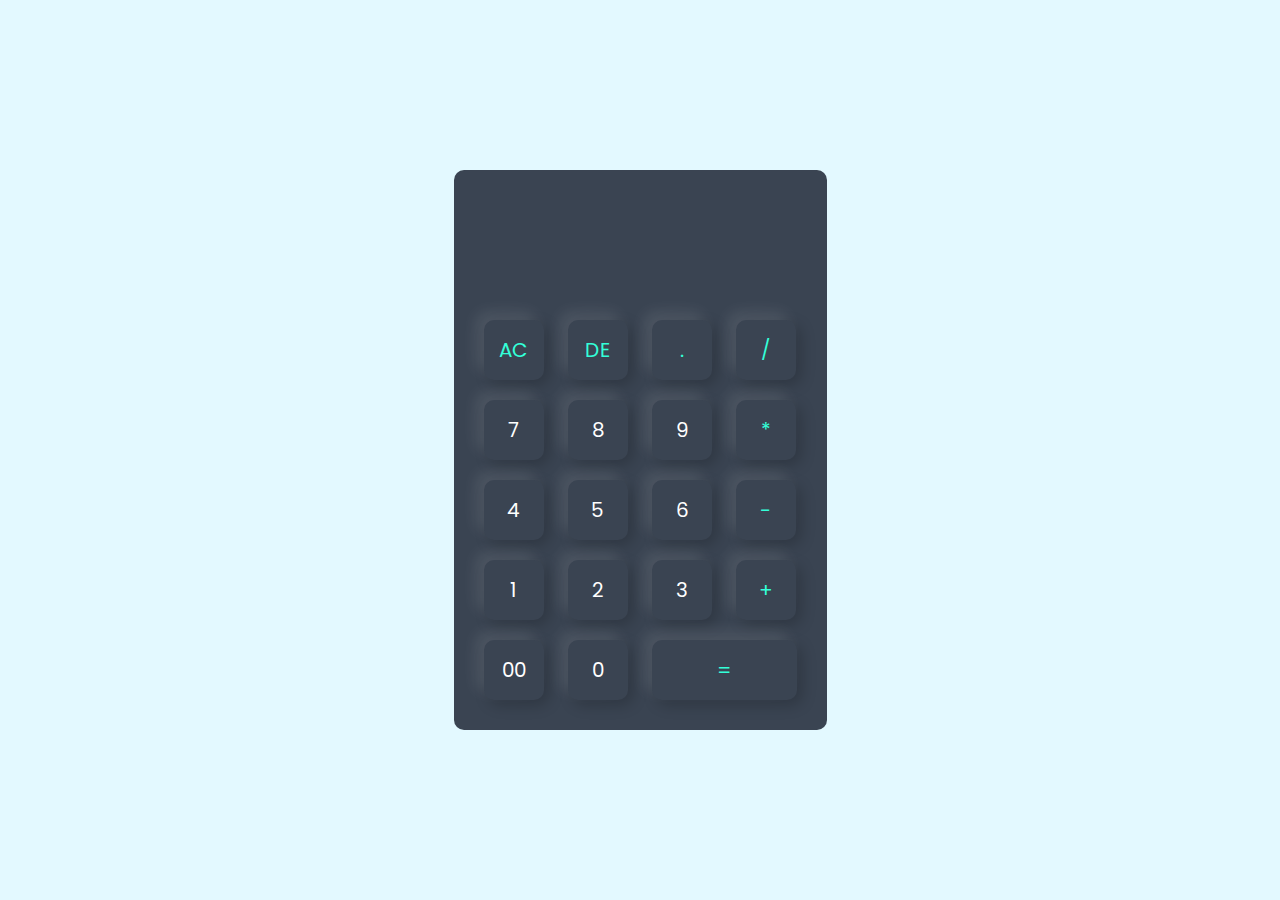
<file: Calculator JS Project/index.html>
<!DOCTYPE html>
<html lang="en">
<head>
    <meta charset="UTF-8">
    <meta name="viewport" content="width=device-width, initial-scale=1.0">
    <title>Calculator Using Javascript</title>
    <link rel="stylesheet" href="style.css">
</head>
<body>
    <div class="container">
        <div class="calculator">
            <form action="">
                <div class="display">
                    <input type="text" name="display">
                </div>
                <div>
                    <input type="button" value="AC" onclick="display.value ='' " class="operator">
                    <input type="button" value="DE" onclick="display.value = display.value.toString().slice(0,-1 ) " class="operator">
                    <input type="button" value="." onclick="display.value +='.' " class="operator">
                    <input type="button" value="/" onclick="display.value +='/' " class="operator">
                </div>
                <div>
                    <input type="button" value="7" onclick="display.value +='7' ">
                    <input type="button" value="8" onclick="display.value +='8' ">
                    <input type="button" value="9" onclick="display.value +='9' ">
                    <input type="button" value="*" onclick="display.value +='*' " class="operator">
                </div>
                <div>
                    <input type="button" value="4" onclick="display.value +='4' ">
                    <input type="button" value="5" onclick="display.value +='5' ">
                    <input type="button" value="6" onclick="display.value +='6' ">
                    <input type="button" value="-" onclick="display.value +='-' " class="operator">
                </div>
                <div>
                    <input type="button" value="1" onclick="display.value +='1' ">
                    <input type="button" value="2" onclick="display.value +='2' ">
                    <input type="button" value="3" onclick="display.value +='3' ">
                    <input type="button" value="+" onclick="display.value +='+' " class="operator">
                </div>
                <div>
                    <input type="button" value="00" onclick="display.value +='00' ">
                    <input type="button" value="0" onclick="display.value +='0' ">
                    <input type="button" value="=" onclick="display.value=eval(display.value)" class="equal operator">
                </div>
            </form>
        </div>
    </div>
</body>
</html>
</file>
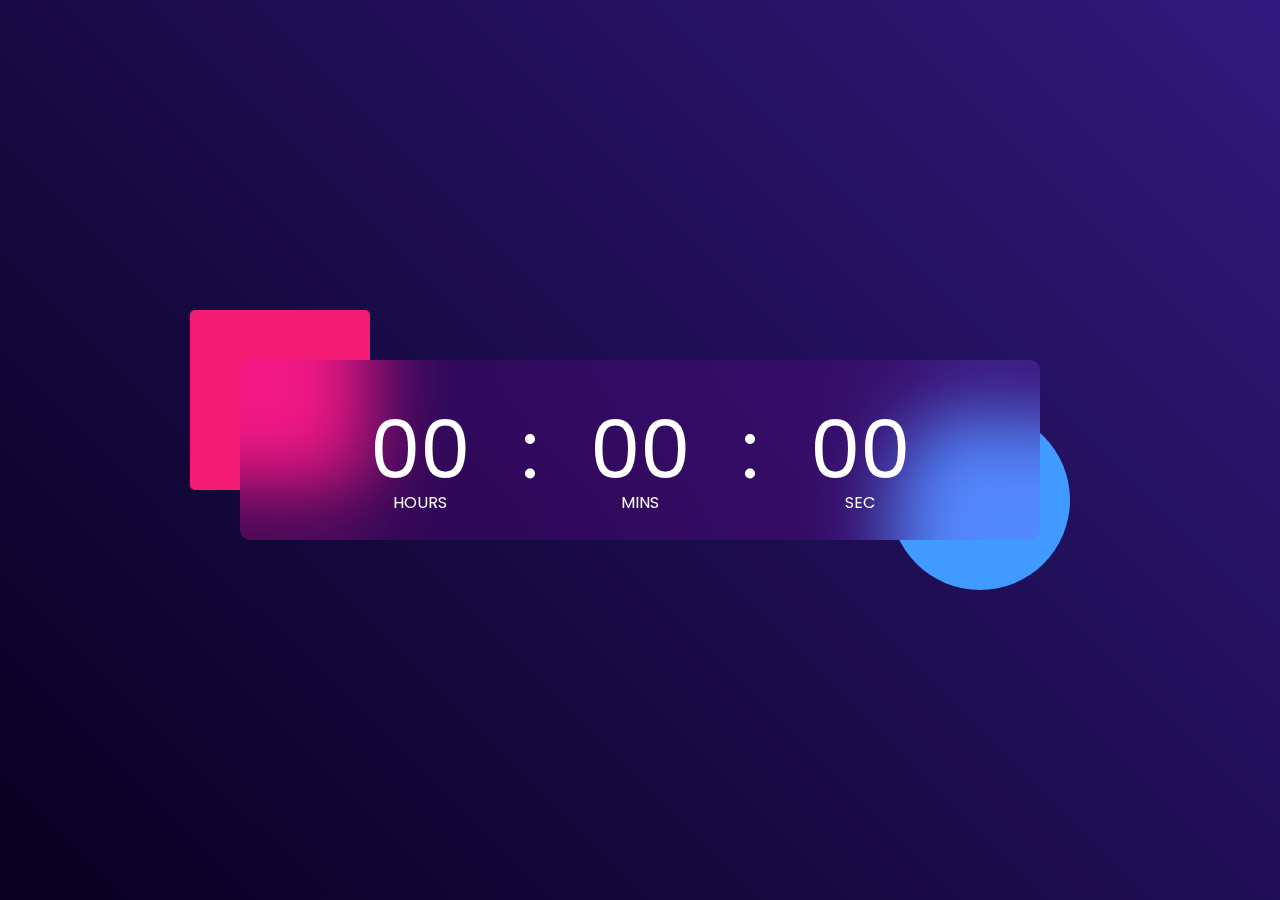
<file: Digital Clock JS Project/index.html>
<!DOCTYPE html>
<html lang="en">

<head>
    <meta charset="UTF-8">
    <meta name="viewport" content="width=device-width, initial-scale=1.0">
    <title>Digital Clock</title>
    <link rel="stylesheet" href="./style.css">
</head>

<body>
    <div class="hero">
        <div class="container">
            <div class="clock">
                <span id="hrs">00</span>
                <span>:</span>
                <span id="min">00</span>
                <span>:</span>
                <span id="sec">00</span>
            </div>
        </div>
    </div>

    <script>
        let hrs = document.getElementById("hrs");
        let min = document.getElementById("min");
        let sec = document.getElementById("sec");

        setInterval(() => {
            let currentTime = new Date();
            hrs.innerHTML = (currentTime.getHours() < 10 ? "0" : "") + currentTime.getHours();
            min.innerHTML = (currentTime.getMinutes() < 10 ? "0" : "") + currentTime.getMinutes();
            sec.innerHTML = (currentTime.getSeconds() < 10 ? "0" : "") + currentTime.getSeconds();

        }, 1000)

    </script>
</body>

</html>
</file>
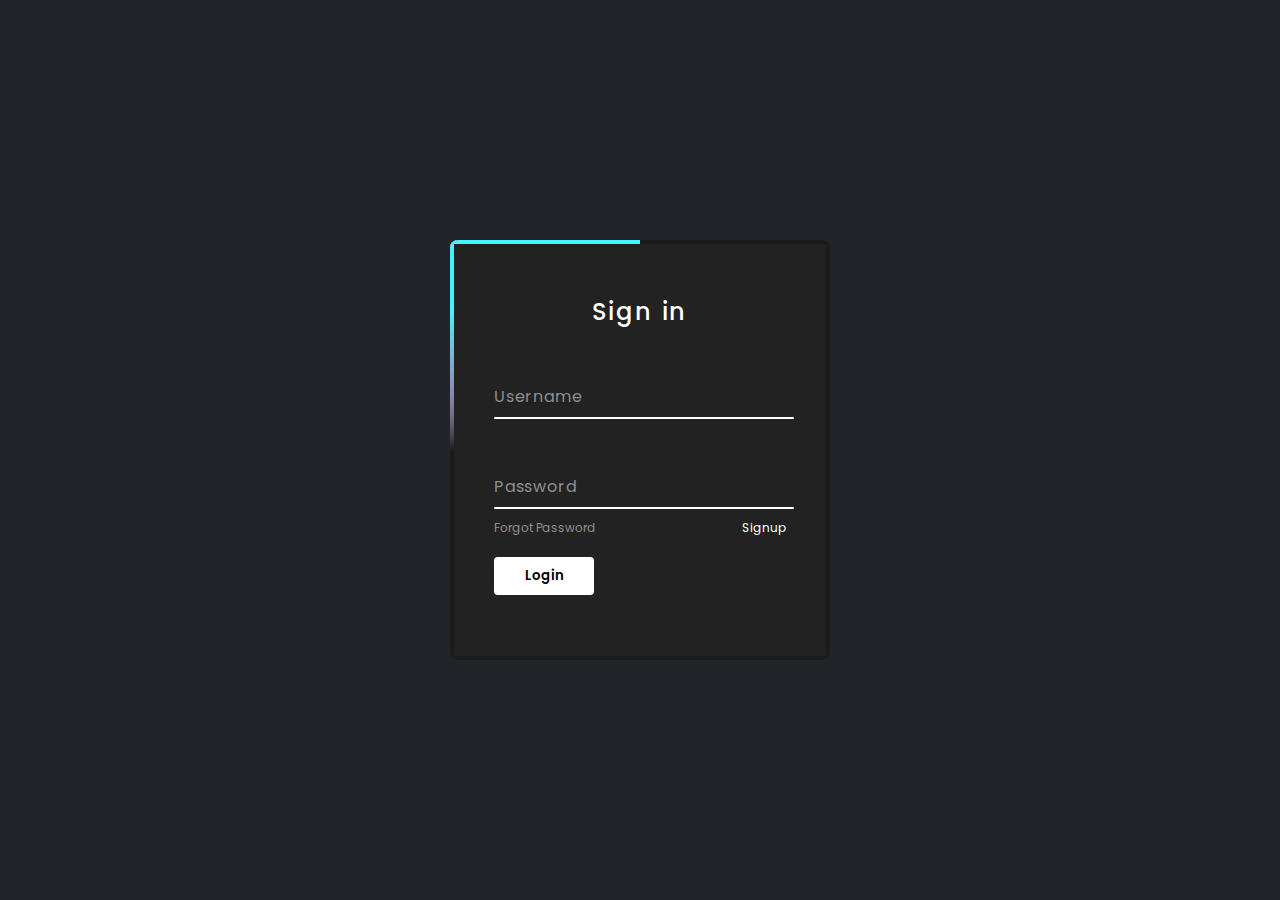
<file: LoginPagewithAnimation/index.html>
<!DOCTYPE html>
<html lang="en">
<head>
    <meta charset="UTF-8">
    <meta name="viewport" content="width=device-width, initial-scale=1.0">
    <title>Document</title>
    <link rel="stylesheet" href="style.css">
</head>
<body>
    <div class="box">
        <span class="borderline"></span>
        <form action="php">
            <h2>Sign in</h2>
            <div class="inputbox">
                <input type="text" required="required">
                <span>Username</span>
                <i></i>
            </div>
            <div class="inputbox">
                <input type="password" required="required">
                <span>Password</span>
                <i></i>
            </div>
            <div class="links">
                <a href="#">Forgot Password</a>
                <a href="#">Signup</a>
            </div>
            <input type="submit" value="Login">
        </form>
    </div>
</body>
</html>
</file>
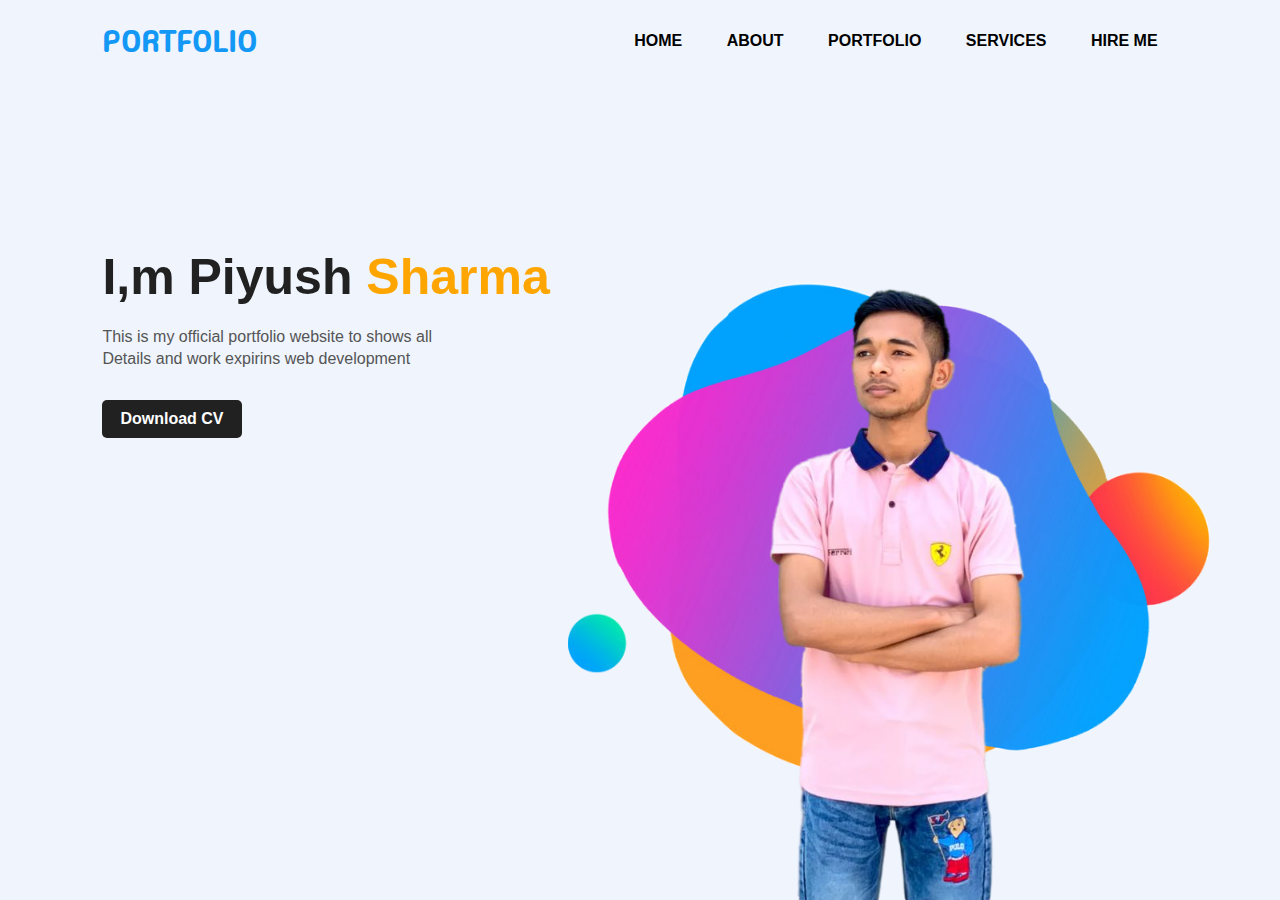
<file: portfolio/index.html>
<!DOCTYPE html>
<html lang="en">
<head>
    <meta charset="UTF-8">
    <meta name="viewport" content="width=device-width, initial-scale=1.0">
    <title>Personal Portfolio Website</title>
    <link rel="stylesheet" href="style.css">
</head>
<body>
    <div class="hero">
        <nav>
            <p class="logo">PORTFOLIO</p>
            <ul>
                <li><a href="">HOME</a></li>
                <li><a href="">ABOUT</a></li>
                <li><a href="">PORTFOLIO</a></li>
                <li><a href="">SERVICES</a></li>
                <li><a href="">HIRE ME</a></li>
            </ul>
        </nav>
        <div class="detel">
            <h1>I,m Piyush <span>Sharma</span></h1>
            <p>This is my official portfolio website to shows all <br>Details and work expirins web development</p>
            <a href="">Download CV</a>
        </div>
        <div class="images">
            <!-- <img src="https://usercontent.one/wp/www.norderbergs.com/wp-content/uploads/2020/09/background-shapes-png-1-Images-PNG-Transparent.png" alt=""
            class="shape"> -->
            <!-- <img src="https://img.pikbest.com/png-images/qiantu/colorful-purple-blue-flat-gradient-e-commerce-irregular-shape-free-png_2604505.png!sw800" alt=""
            class="shape"> -->
            <img src="img-background (1).png" alt=""
            class="shape">
            <img src="me.png" alt="" class="boy">
        </div>
    </div>
</body>
</html>
</file>
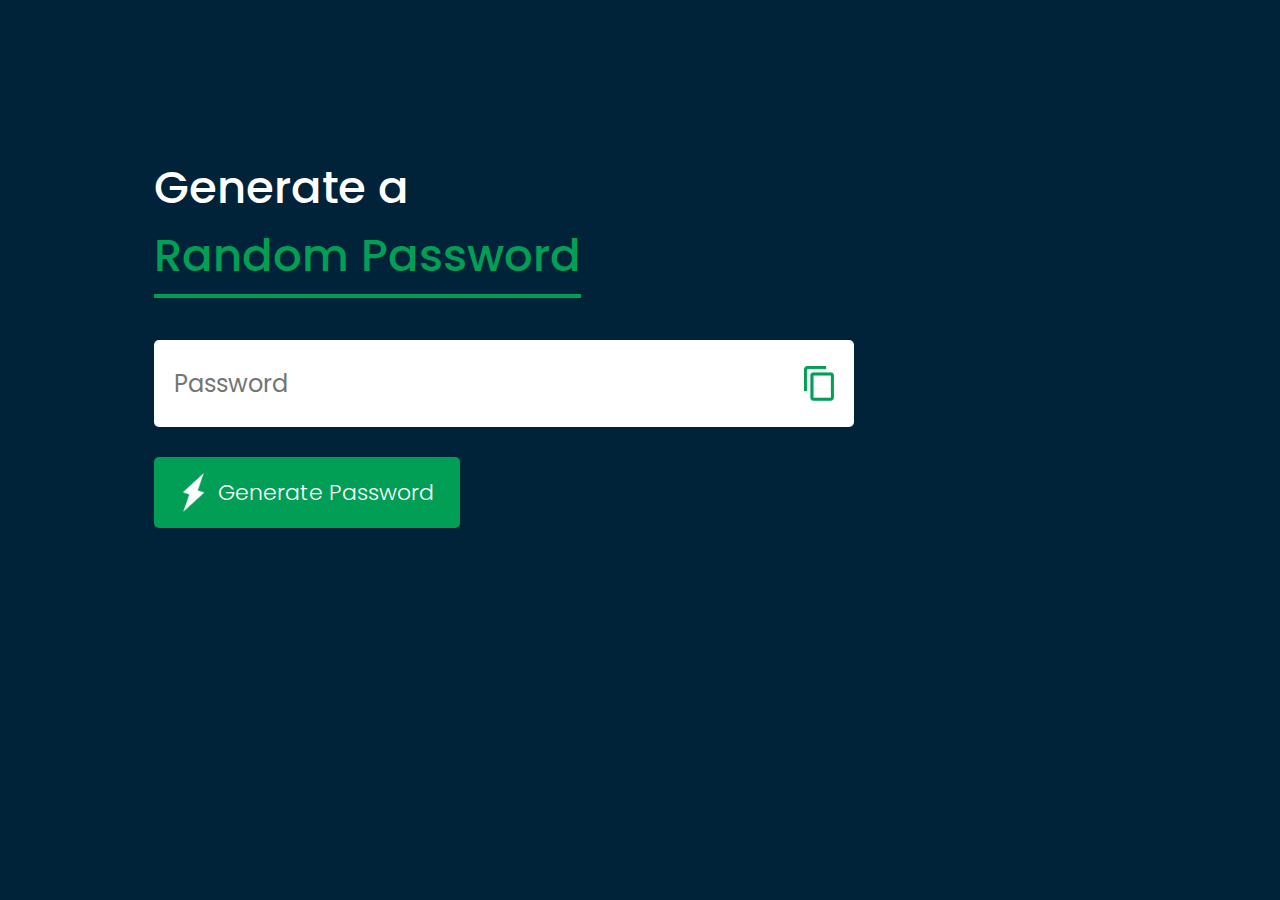
<file: Random_Password_Generator/index.html>
<!DOCTYPE html>
<html lang="en">

<head>
    <meta charset="UTF-8">
    <meta name="viewport" content="width=device-width, initial-scale=1.0">
    <title>Random Password Generator</title>
    <link rel="shortcut icon" href="./images/favicon.png" type="image/x-icon">
    <link rel="stylesheet" href="style.css">
</head>
<body>
    <div class="container">
        <h1>Generate a<br><span>Random Password</span></h1>
        <div class="display">
            <input type="text" id="password" placeholder="Password">
            <img src="./images/copy.png" onclick="copyPassword()">
        </div>
        <button onclick="createPassword()"><img src="./images/generate.png" >Generate Password</button>
    </div>
    <script>
        const passwordBox=document.getElementById("password");
        const length =12;

        const upperCase = "ABCDEFGHIJKLMNOPQRSTUVWXYZ";
        const lowerCase = "abcdefghijklmnopqrstuvwxyz";
        const number = "0123456789";
        const symbol = "@#$%^&*()_+|{}[]></-=";

        const allChars = upperCase+lowerCase+number+symbol;

        function createPassword(){
            let password = "";
            password += upperCase[Math.floor(Math.random() * upperCase.length)];
            password += lowerCase[Math.floor(Math.random() * lowerCase.length)];
            password += number[Math.floor(Math.random() * number.length)];
            password += symbol[Math.floor(Math.random() * symbol.length)];

            while(length > password.length){
                password += allChars[Math.floor(Math.random() * allChars.length)];
            }
            passwordBox.value =password;
        }

        function copyPassword(){
            passwordBox.select();
            document.execCommand("copy");
        }

    </script>
</body>
</html>
</file>
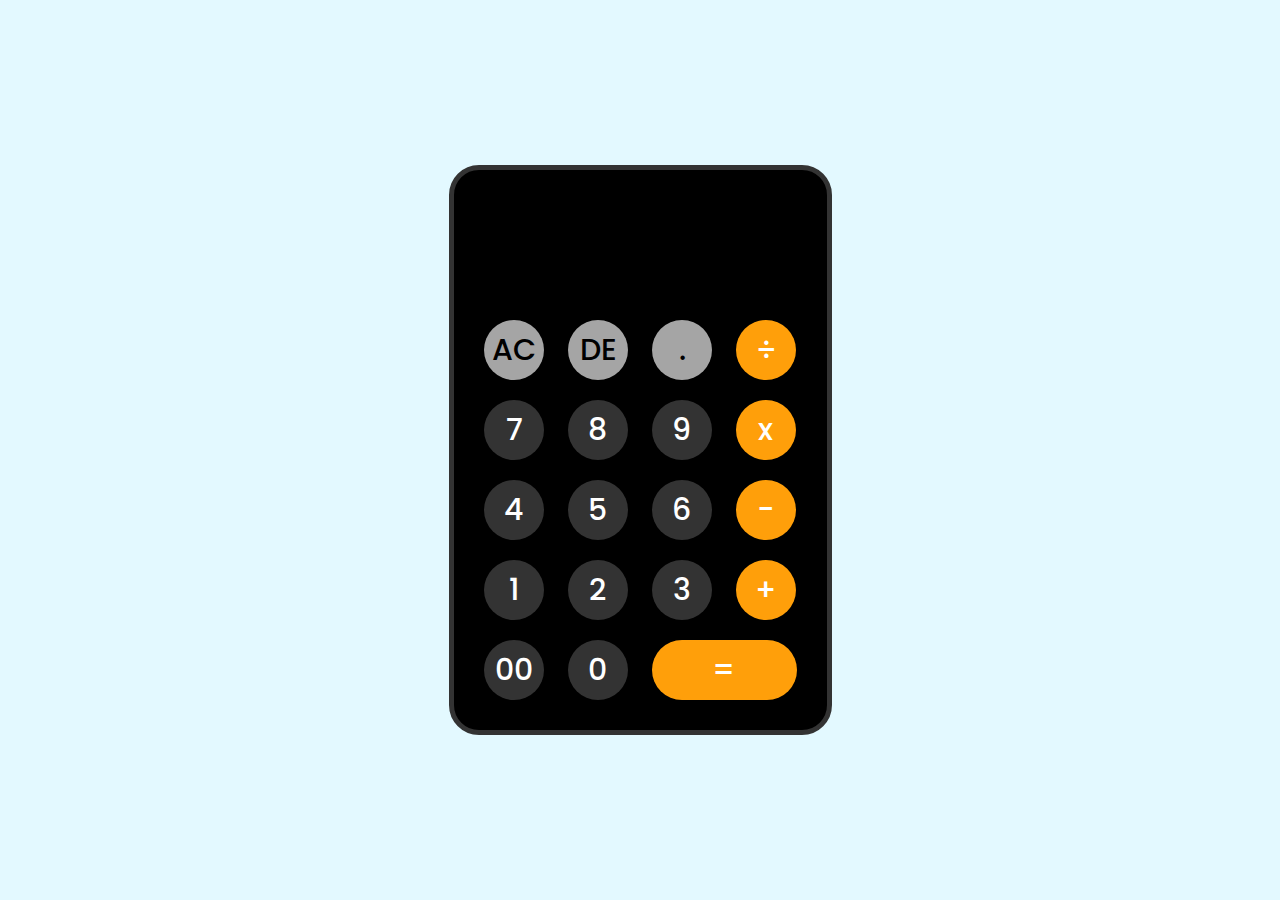
<file: Calculator JS Project/ios.html>
<!DOCTYPE html>
<html lang="en">
<head>
    <meta charset="UTF-8">
    <meta name="viewport" content="width=device-width, initial-scale=1.0">
    <title>Calculator Using Javascript</title>
    <!-- <link rel="stylesheet" href="style.css"> -->
    <style>
        @import url('https://fonts.googleapis.com/css2?family=Poppins:ital,wght@0,100;0,200;0,300;0,400;0,500;0,600;0,700;0,800;0,900;1,100;1,200;1,300;1,400;1,500;1,600;1,700;1,800;1,900&display=swap');
        *{
            margin: 0;padding: 0;
            font-family: 'poppins',sans-serif;
            box-sizing: border-box;
        }
        .container{
            width: 100%;
            height: 100vh;
            background: #e3f9ff;
            display: flex;
            align-items: center;
            justify-content: center;
        }
        .calculator{
            background: black;
            padding: 20px;
            border-radius: 30px;
            border: 5px solid#333333;
        }
        .calculator form input{
            border: 0;
            outline: 0;
            width: 60px;
            height: 60px;
            border-radius: 50px;
            /* box-shadow: -8px -8px 15px rgba(255,255,255,0.1), 5px 5px 15px rgba(0,0,0,0.2); */
            background: transparent;
            font-size: 30px;
            color: #fff;
            cursor: pointer;
            background-color: #333333;
            margin: 10px;
            font-weight: 500;
        }
        form .display{
            display: flex;
            justify-content: flex-end;
            margin: 20px 0;
        }
        form .display input{
            background: black;
            text-align: right;
            flex: 1;
            border-radius: 0%;
            font-size: 45px;
            box-shadow: none;
        }
        form input.equal{
            width: 145px;
        }
        form input.operator{
            color: #fff;
            background-color: #ff9f0a;
        }
        form input.bl{
            color: black;
        }
        form input.clr{
            background: #a5a5a5;
        }
        @media only screen and (max-width: 400px) {
            .calculator form input {
            border: 0;
            outline: 0;
            width: 60px;
            height: 60px;
            font-size: 25px;
            margin: 5px;

        }
        form input.equal {
            width: 125px;
        }
        
        }
    </style>
</head>
<body>
    <div class="container">
        <div class="calculator">
            <form action="">
                <div class="display">
                    <input type="text" name="display">
                </div>
                <div>
                    <input type="button" value="AC" onclick="display.value ='' " class="operator bl clr">
                    <input type="button" value="DE" onclick="display.value = display.value.toString().slice(0,-1 ) " class="operator bl clr">
                    <input type="button" value="." onclick="display.value +='.' " class="operator bl clr">
                    <input type="button" value="&#247" onclick="display.value +='/' " class="operator">
                </div>
                <div>
                    <input type="button" value="7" onclick="display.value +='7' ">
                    <input type="button" value="8" onclick="display.value +='8' ">
                    <input type="button" value="9" onclick="display.value +='9' ">
                    <input type="button" value="x" onclick="display.value +='*' " class="operator">
                </div>
                <div>
                    <input type="button" value="4" onclick="display.value +='4' ">
                    <input type="button" value="5" onclick="display.value +='5' ">
                    <input type="button" value="6" onclick="display.value +='6' ">
                    <input type="button" value="-" onclick="display.value +='-' " class="operator">
                </div>
                <div>
                    <input type="button" value="1" onclick="display.value +='1' ">
                    <input type="button" value="2" onclick="display.value +='2' ">
                    <input type="button" value="3" onclick="display.value +='3' ">
                    <input type="button" value="+" onclick="display.value +='+' " class="operator">
                </div>
                <div>
                    <input type="button" value="00" onclick="display.value +='00' ">
                    <input type="button" value="0" onclick="display.value +='0' ">
                    <input type="button" value="=" onclick="display.value=eval(display.value)" class="equal operator">
                </div>
            </form>
        </div>
    </div>
</body>
</html>
</file>
<file: Calculator JS Project/style.css>
@import url('https://fonts.googleapis.com/css2?family=Poppins:ital,wght@0,100;0,200;0,300;0,400;0,500;0,600;0,700;0,800;0,900;1,100;1,200;1,300;1,400;1,500;1,600;1,700;1,800;1,900&display=swap');
        *{
            margin: 0;padding: 0;
            font-family: 'poppins',sans-serif;
            box-sizing: border-box;
        }
        .container{
            width: 100%;
            height: 100vh;
            background: #e3f9ff;
            display: flex;
            align-items: center;
            justify-content: center;
        }
        .calculator{
            background: #3a4452;
            padding: 20px;
            border-radius: 10px;
        }
        .calculator form input{
            border: 0;
            outline: 0;
            width: 60px;
            height: 60px;
            border-radius: 10px;
            box-shadow: -8px -8px 15px rgba(255,255,255,0.1), 5px 5px 15px rgba(0,0,0,0.2);
            background: transparent;
            font-size: 20px;
            color: #fff;
            cursor: pointer;
            margin: 10px;
        }
        form .display{
            display: flex;
            justify-content: flex-end;
            margin: 20px 0;
        }
        form .display input{
            text-align: right;
            flex: 1;
            font-size: 45px;
            box-shadow: none;
        }
        form input.equal{
            width: 145px;
        }
        form input.operator{
            color: #33ffd8;
        }
       @media only screen and (max-width: 400px) {
            .calculator form input {
            border: 0;
            outline: 0;
            width: 60px;
            height: 60px;
            font-size: 25px;
            margin: 5px;

        }
        form input.equal {
            width: 125px;
        }
        
        }
</file>
<file: Digital Clock JS Project/style.css>
@import url('https://fonts.googleapis.com/css2?family=Poppins:ital,wght@0,100;0,200;0,300;0,400;0,500;0,600;0,700;0,800;0,900;1,100;1,200;1,300;1,400;1,500;1,600;1,700;1,800;1,900&display=swap');
        * {
            margin: 0;
            padding: 0;
            font-family: 'poppins', sans-serif;
            box-sizing: border-box;
        }

        .hero {
            width: 100%;
            min-height: 100vh;
            background: linear-gradient(45deg, #08001f, #30197d);
            color: #fff;
            position: relative;
            overflow: hidden;
        }

        .container {
            width: 800px;
            height: 180px;
            position: absolute;
            top: 50%;
            left: 50%;
            transform: translate(-50%, -50%);
            /* background: red; */
        }

        .clock {
            width: 100%;
            height: 100%;
            background: rgba(235, 0, 255, 0.11);
            border-radius: 10px;
            display: flex;
            align-items: center;
            justify-content: center;
            backdrop-filter: blur(40px);
        }

        .container::before {
            content: '';
            height: 180px;
            width: 180px;
            background: #f41b75;
            border-radius: 5px;
            position: absolute;
            left: -50px;
            top: -50px;
            z-index: -1;
        }

        .container::after {
            content: '';
            height: 180px;
            width: 180px;
            background: #419aff;
            border-radius: 50%;
            position: absolute;
            right: -30px;
            bottom: -50px;
            z-index: -1;
        }

        .clock span {
            font-size: 80px;
            width: 110px;
            display: inline-block;
            text-align: center;
            position: relative;
        }

        .clock span::after {

            font-size: 16px;
            position: absolute;
            bottom: -5px;
            left: 50%;
            transform: translateX(-50%);
        }

        #hrs::after {
            content: 'HOURS';
        }

        #min::after {
            content: 'MINS';
        }

        #sec::after {
            content: 'SEC';
        }

        @media only screen and (max-width: 800px) {
            .container {
                width: 87vw;
                border-radius: 10px;
            }
        }
</file>
<file: LoginPagewithAnimation/style.css>
@import url('https://fonts.googleapis.com/css2?family=Poppins:ital,wght@0,100;0,200;0,300;0,400;0,500;0,600;0,700;0,800;0,900;1,100;1,200;1,300;1,400;1,500;1,600;1,700;1,800;1,900&display=swap');
*{
    margin: 0;padding: 0;
    box-sizing: border-box;
    font-family: "Poppins", sans-serif;}
body{
    display: flex;
    justify-content: center;
    align-items: center;
    min-height: 100vh;
    background: #23242a;
}
.box{
    position: relative;
    width: 380px;
    height: 420px;
    background: #1c1c1c;
    border-radius: 8px;
    overflow: hidden;
}
.box::before{
    content: '';
    position: absolute;
    top: -50%;
    left: -50%;
    width: 380px;
    height: 420px;
    background: linear-gradient(0deg,transparent,#45f3ff,#45f3ff,#45f3ff);
    z-index: 1;
    transform-origin: bottom right;
    animation: animate 6s linear infinite;
}
.box::after{
    content: '';
    position: absolute;
    top: -50%;
    left: -50%;
    width: 380px;
    height: 420px;
    background: linear-gradient(0deg,transparent,#45f3ff,#45f3ff,#45f3ff);
    z-index: 1;
    transform-origin: bottom right;
    animation: animate 6s linear infinite;
    animation-delay: -3s;
}
.borderline{
    position: absolute;
    top: 0;
    inset: 0;
}
.borderline::before{
    content: '';
    position: absolute;
    top: -50%;
    left: -50%;
    width: 380px;
    height: 420px;
    background: linear-gradient(0deg,transparent,#ff2770,#ff2770,#ff2770);
    z-index: 1;
    transform-origin: bottom right;
    animation: animate 6s linear infinite;
    animation-delay: -1.5s;
}
.borderline::after{
    content: '';
    position: absolute;
    top: -50%;
    left: -50%;
    width: 380px;
    height: 420px;
    background: linear-gradient(0deg,transparent,#ff2770,#ff2770,#ff2770);
    z-index: 1;
    transform-origin: bottom right;
    animation: animate 6s linear infinite;
    animation-delay: -4.5s;
}
@keyframes animate {
    0%{
        transform: rotate(0deg);
    }
    100%{
        transform: rotate(360deg);
    }
}
.box form{
    position: absolute;
    inset: 4px;
    background:#222 ;
    padding:50px 40px ;
    z-index: 2;
    display: flex;
    flex-direction: column;
}
.box form h2{
    color: white;
    font-weight: 500;
    text-align: center;
    letter-spacing:0.1em ;

}
.inputbox{
    position: relative;
    width: 300px;
    margin-top: 35px;
}
.inputbox input{
    position: relative;
    width: 100%;
    padding: 20px 10px 10px;
    background: transparent;
    outline: none;
    border: none;
    box-shadow: none;
    color: #23242a;
    font-size: 1em;
    letter-spacing: 0.05em;
    transition: 0.5s;
    z-index: 10;
}
.inputbox span{
    position: absolute;
    left: 0;
    padding: 20px 0px 10px;
    pointer-events: none;
    color: #8f8f8f;
    font-size: 1em;
    letter-spacing: 0.05em;
    transition: 0.5s;
}
.inputbox input:valid ~ span,
.inputbox input:focus ~ span {
    color:#fff;
    font-size: 0.75em;
    transform: translateY(-34px);
}
.box form .inputbox i{
    position: absolute;
    left: 0;
    bottom: 0;
    width: 100%;
    height: 2px;
    background: #fff;
    border-radius: 4px;
    overflow: hidden;
    transition: 0.5s;
    pointer-events: none;
}
.inputbox input:valid ~ i,
.inputbox input:focus ~ i{
  height: 44px;  
}
.links{
    display: flex;
    justify-content: space-between;
}
.links a{
    margin: 10px 0;
    font-size: 0.75em;
    color: #8f8f8f;
    text-decoration: none;
}
.links a:hover,
.links a:nth-child(2){
    color: white;

}
.box form input[type="submit"]{
    border: none;
    outline: none;
    padding: 9px 25px;
    background: #fff;
    cursor: pointer;
    font-size: 0.9rm;
    border-radius: 4px;
    font-weight: 600;
    width: 100px;
    margin-top: 10px;
}
</file>
<file: portfolio/style.css>
@import url('https://fonts.googleapis.com/css2?family=Madimi+One&display=swap')
;
*{
    margin: 0;padding: 0;
    font-family: sans-serif;
}
.hero{
    position: relative;
    width: 100%;
    height: 100vh;
    background: #eff4fd;
}

nav{
    display: flex;
    width: 84%;
    margin: auto;
    padding: 20px;
    align-items: center;
    justify-content: space-between;
}
nav ul li{
    display: inline-block;
    list-style: none;
    margin: 10px 20px;
}
nav ul li a{
    text-decoration: none;
    color: black;
    font-weight: bold;
}
nav ul li a:hover{
    color: red;
}
.logo{
    font-family: "Madimi One", sans-serif;
    font-size: 2rem;
    color: #1398f5;
}

.detel{
    margin-left: 8%;
    margin-top: 13%;
}
.detel h1{
    font-size: 50px;
    color: #212121;
    margin-bottom: 20px;
}
span{
    color: orange;
}
.detel p{
    color: #555;
    line-height: 22px;
}
.detel a{
    background: #212121;
    padding: 10px 18px;
    text-decoration: none;
    font-weight: bold;
    color: white;
    display: inline-block;
    margin: 30px 0;
    border-radius: 5px;
}
.images{
    width: 45%;
    height: 80%;
    position: absolute;
    bottom: 0;
    right: 100px;
}
.images img{
    height: 100%;
    position: absolute;
    left: 50%;
    bottom: 0;
    transform: translateX(-50%);
    transition: bottom 1s,left 1s;
}
.images:hover .shape{
    bottom: 40px;
}
.images:hover .boy{
    left: 45%;
}
</file>
<file: Random_Password_Generator/style.css>
@import url('https://fonts.googleapis.com/css2?family=Poppins:ital,wght@0,100;0,200;0,300;0,400;0,500;0,600;0,700;0,800;0,900;1,100;1,200;1,300;1,400;1,500;1,600;1,700;1,800;1,900&display=swap');

        * {
            margin: 0;
            padding: 0;
            font-family: 'poppins', sans-serif;
            box-sizing: border-box;
        }
        body{
            background: #002339;
            color: #fff;
        }
        .container{
            margin: 12%;
            width: 90%;
            max-width: 700px;
        }
        .display{
            width: 100%;
            margin-top: 50px;
            margin-bottom: 30px;
            background: #fff;
            color: #333;
            display: flex;
            align-items: center;
            justify-content: space-between;
            padding: 26px 20px;
            border-radius: 5px;
        }
        .container h1{
            font-weight: 500;
            font-size: 45px;
        }
        .container h1 span{
            color: #019f55;
            border-bottom: 4px solid #019f55;
            padding-bottom: 7px;
        }
        .display img{
            width: 30px;
            cursor: pointer;
        }
        .display img:hover{
            transform: scale(1.2);
            transition-duration: 0.3s;
        }
        .display input{
            border: 0;
            outline: 0;
            font-size: 24px;
        }
        .container button img{
            width: 28px;
            margin-right: 10px;
        }
        .container button{
            border: 0;
            outline: 0;
            background: #019f55;
            color: #fff;
            font-size: 22px;
            font-weight: 300;
            display: flex;
            align-items: center;
            justify-content: center;
            padding: 16px 26px;
            border-radius: 5px;
            cursor: pointer;
        }
                /* Media Queries */
                @media screen and (max-width: 768px) {
            .container {
                margin: 18% 5%;
            }

            .container h1 {
                font-size: 35px;
            }
        }

        @media screen and (max-width: 576px) {

            .container h1 {
                font-size: 30px;
            }

            .display {
                padding: 14px;
            }

            .display input {
                font-size: 16px;
            }

            .container button {
                font-size: 16px;
                padding: 12px 18px;
            }
        }
@media screen and (max-width: 400px) {
        .display {
        padding: 10px;
    }
    .display input {
        width: 60%;
    }
    .container button {
        padding: 10px 16px;
    }
}
</file>
